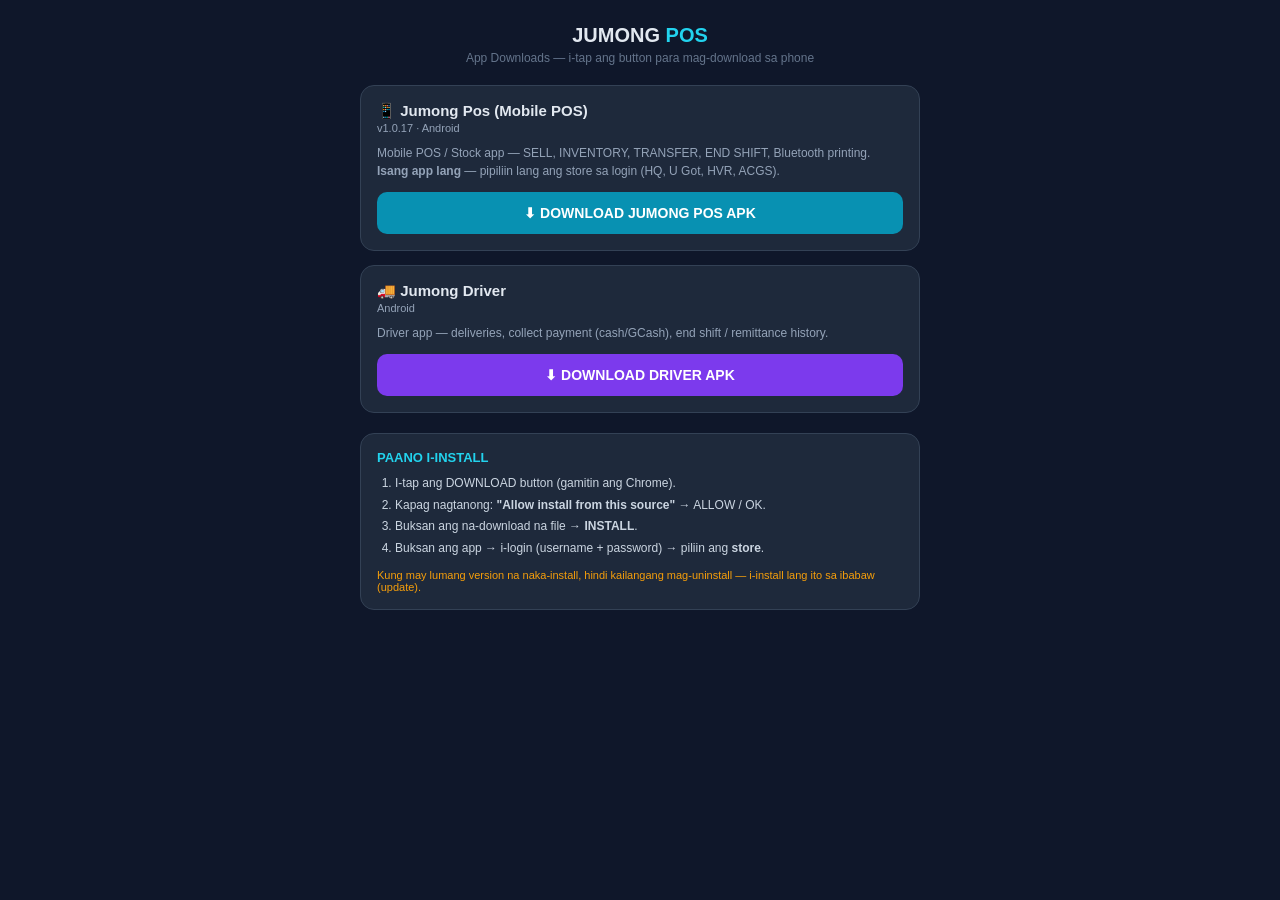
<file: JumongCloudAPI/wwwroot/download.html>
<!DOCTYPE html>
<html lang="en">
<head>
<meta charset="UTF-8">
<meta name="viewport" content="width=device-width, initial-scale=1.0">
<title>Jumong POS — App Downloads</title>
<style>
  * { box-sizing: border-box; margin: 0; padding: 0; }
  body { font-family: -apple-system, 'Segoe UI', Roboto, sans-serif; background: #0f172a; color: #e2e8f0; min-height: 100vh; padding: 24px 16px; }
  .wrap { max-width: 560px; margin: 0 auto; }
  h1 { font-size: 20px; font-weight: 900; text-align: center; margin-bottom: 4px; }
  h1 span { color: #22d3ee; }
  .sub { text-align: center; color: #64748b; font-size: 12px; margin-bottom: 20px; }
  .card { background: #1e293b; border: 1px solid #334155; border-radius: 14px; padding: 16px; margin-bottom: 14px; }
  .card h2 { font-size: 15px; font-weight: 800; margin-bottom: 2px; }
  .ver { font-size: 11px; color: #94a3b8; margin-bottom: 10px; }
  .desc { font-size: 12px; color: #94a3b8; margin-bottom: 12px; line-height: 1.5; }
  a.btn { display: block; text-align: center; background: #0891b2; color: #fff; font-weight: 800; font-size: 14px; padding: 13px; border-radius: 10px; text-decoration: none; }
  a.btn:active { transform: scale(.98); }
  a.btn.driver { background: #7c3aed; }
  .steps { margin-top: 20px; background: #1e293b; border: 1px solid #334155; border-radius: 14px; padding: 16px; }
  .steps h3 { font-size: 13px; font-weight: 800; margin-bottom: 8px; color: #22d3ee; }
  .steps ol { padding-left: 18px; font-size: 12px; color: #cbd5e1; line-height: 1.8; }
  .note { font-size: 11px; color: #f59e0b; margin-top: 10px; }
</style>
</head>
<body>
<div class="wrap">
  <h1>JUMONG <span>POS</span></h1>
  <p class="sub">App Downloads — i-tap ang button para mag-download sa phone</p>

  <div class="card">
    <h2>📱 Jumong Pos (Mobile POS)</h2>
    <div class="ver">v1.0.17 · Android</div>
    <p class="desc">Mobile POS / Stock app — SELL, INVENTORY, TRANSFER, END SHIFT, Bluetooth printing. <b>Isang app lang</b> — pipiliin lang ang store sa login (HQ, U Got, HVR, ACGS).</p>
    <a class="btn" href="/updates/JumongWarehouse.apk" download>⬇ DOWNLOAD JUMONG POS APK</a>
  </div>

  <div class="card">
    <h2>🚚 Jumong Driver</h2>
    <div class="ver">Android</div>
    <p class="desc">Driver app — deliveries, collect payment (cash/GCash), end shift / remittance history.</p>
    <a class="btn driver" href="/updates/JumongDriver.apk" download>⬇ DOWNLOAD DRIVER APK</a>
  </div>

  <div class="steps">
    <h3>PAANO I-INSTALL</h3>
    <ol>
      <li>I-tap ang DOWNLOAD button (gamitin ang Chrome).</li>
      <li>Kapag nagtanong: <b>"Allow install from this source"</b> → ALLOW / OK.</li>
      <li>Buksan ang na-download na file → <b>INSTALL</b>.</li>
      <li>Buksan ang app → i-login (username + password) → piliin ang <b>store</b>.</li>
    </ol>
    <p class="note">Kung may lumang version na naka-install, hindi kailangang mag-uninstall — i-install lang ito sa ibabaw (update).</p>
  </div>
</div>
</body>
</html>
</file>
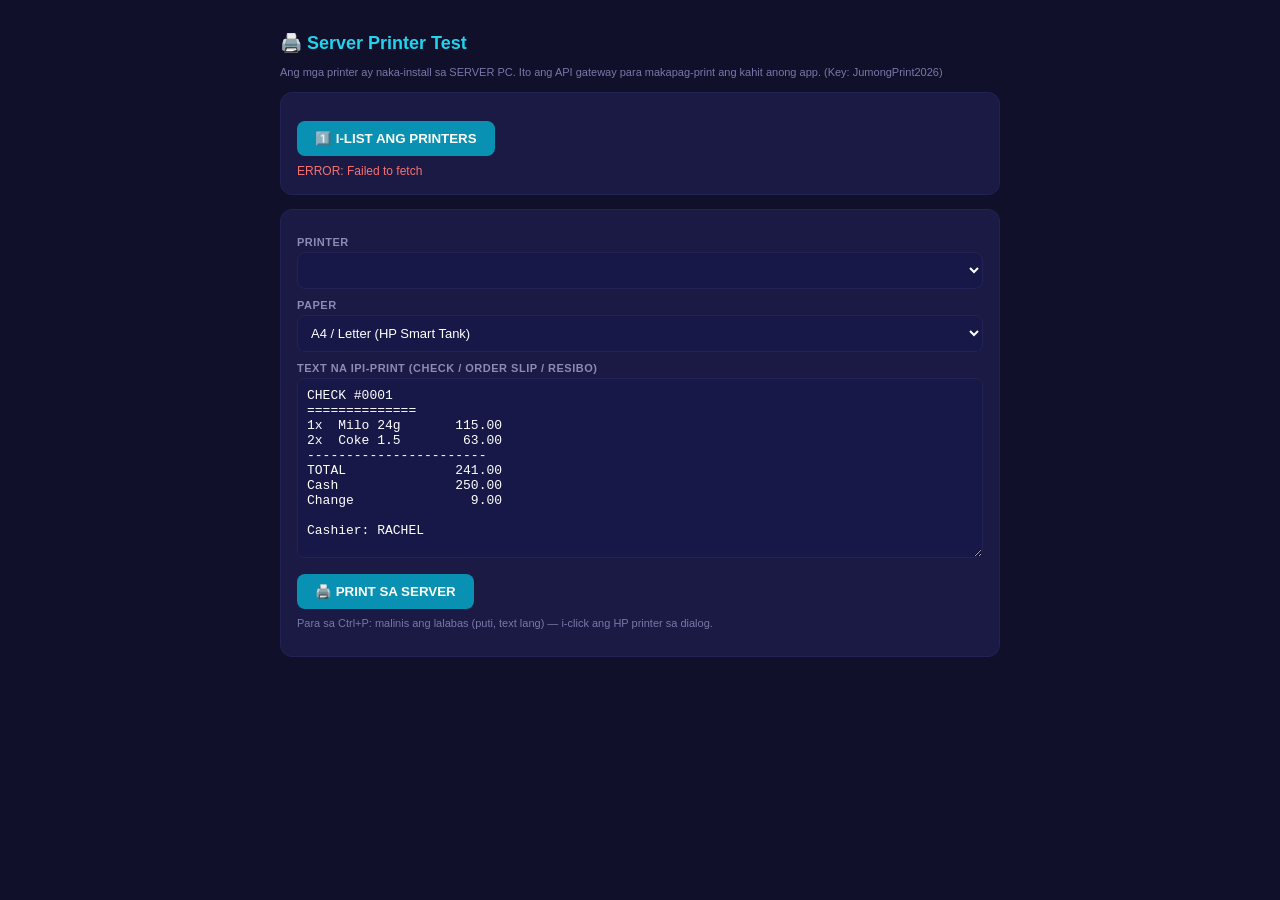
<file: JumongCloudAPI/wwwroot/print-test.html>
<!DOCTYPE html>
<html lang="en">
<head>
<meta charset="UTF-8">
<meta name="viewport" content="width=device-width, initial-scale=1">
<title>Print Test — Server Printers</title>
<style>
  body { font-family: 'Segoe UI', sans-serif; background: #10102a; color: #e5e7eb; padding: 20px; max-width: 720px; margin: auto; }
  h1 { color: #22d3ee; font-size: 18px; }
  .card { background: #1a1a44; border: 1px solid #222255; border-radius: 12px; padding: 16px; margin-top: 14px; }
  label { display: block; font-size: 11px; color: #8b8bb5; margin: 10px 0 4px; font-weight: 700; text-transform: uppercase; letter-spacing: .5px; }
  select, input, textarea { width: 100%; background: #181848; color: #fff; border: 1px solid #222255; border-radius: 8px; padding: 9px; font-size: 13px; box-sizing: border-box; }
  textarea { min-height: 180px; font-family: 'Courier New', monospace; }
  button { margin-top: 12px; background: #0891b2; color: #fff; border: 0; border-radius: 8px; padding: 10px 18px; font-weight: 700; cursor: pointer; }
  button:hover { background: #06b6d4; }
  .ok { color: #34d399; font-size: 12px; margin-top: 8px; }
  .err { color: #f87171; font-size: 12px; margin-top: 8px; }
  .small { font-size: 11px; color: #7878aa; margin-top: 8px; }
  .print-only { display: none; white-space: pre; font-family: 'Courier New', monospace; font-size: 10pt; }
  @media print {
    body { background: #fff !important; color: #000 !important; }
    h1, .card, label, select, input, button, textarea, #plist { display: none !important; }
    .print-only { display: block !important; }
  }
</style>
</head>
<body>
<h1>🖨️ Server Printer Test</h1>
<p class="small">Ang mga printer ay naka-install sa SERVER PC. Ito ang API gateway para makapag-print ang kahit anong app. (Key: JumongPrint2026)</p>

<div class="card">
  <button onclick="loadPrinters()">1️⃣ I-LIST ANG PRINTERS</button>
  <div id="plist" class="small"></div>
</div>

<div class="card">
  <label>Printer</label>
  <select id="printer"></select>
  <label>Paper</label>
  <select id="paper">
    <option value="80">Thermal 80mm (XP-80C / kitchen)</option>
    <option value="210" selected>A4 / Letter (HP Smart Tank)</option>
  </select>
  <label>Text na ipi-print (check / order slip / resibo)</label>
  <textarea id="txt" oninput="syncPrintOut()">CHECK #0001
==============
1x  Milo 24g       115.00
2x  Coke 1.5        63.00
-----------------------
TOTAL              241.00
Cash               250.00
Change               9.00

Cashier: RACHEL
</textarea>
  <button onclick="doPrint()">🖨️ PRINT SA SERVER</button>
  <div id="res"></div>
  <p class="small">Para sa Ctrl+P: malinis ang lalabas (puti, text lang) — i-click ang HP printer sa dialog.</p>
</div>
<pre id="printout" class="print-only"></pre>

<script>
const API = 'https://admin.jumongdev.com/api/print';
const KEY = 'JumongPrint2026';
function syncPrintOut() {
  document.getElementById('printout').textContent = document.getElementById('txt').value;
}
document.addEventListener('beforeprint', syncPrintOut);
document.addEventListener('afterprint', syncPrintOut);
async function loadPrinters() {
  const box = document.getElementById('plist');
  box.className = 'small';
  try {
    const r = await fetch(API + '/printers?key=' + KEY);
    const j = await r.json();
    if (!r.ok) throw new Error(j.error || 'HTTP ' + r.status);
    const sel = document.getElementById('printer');
    sel.innerHTML = j.printers.map(p => '<option' + (p.isDefault ? ' selected' : '') + '>' + p.name.replace(/</g, '&lt;') + '</option>').join('');
    box.textContent = j.count + ' printer(s) sa server: ' + j.printers.map(p => p.name).join(' | ');
  } catch (e) { box.textContent = 'ERROR: ' + e.message; box.className = 'err'; }
}
async function doPrint() {
  const res = document.getElementById('res');
  res.className = 'small'; res.textContent = 'Piniprint...';
  const thermal = document.getElementById('paper').value === '80';
  try {
    const body = {
      printer: document.getElementById('printer').value,
      text: document.getElementById('txt').value,
      paperWidthMm: Number(document.getElementById('paper').value),
      thermal,
      fontSize: thermal ? 9 : 10,
      copies: 1
    };
    const r = await fetch(API + '/text?key=' + KEY, { method: 'POST', headers: { 'Content-Type': 'application/json' }, body: JSON.stringify(body) });
    const j = await r.json();
    if (!r.ok) throw new Error(j.error || 'HTTP ' + r.status);
    res.className = 'ok'; res.textContent = '✅ Na-send sa spooler → ' + j.printer;
  } catch (e) { res.className = 'err'; res.textContent = 'ERROR: ' + e.message; }
}
loadPrinters();
</script>
</body>
</html>
</file>
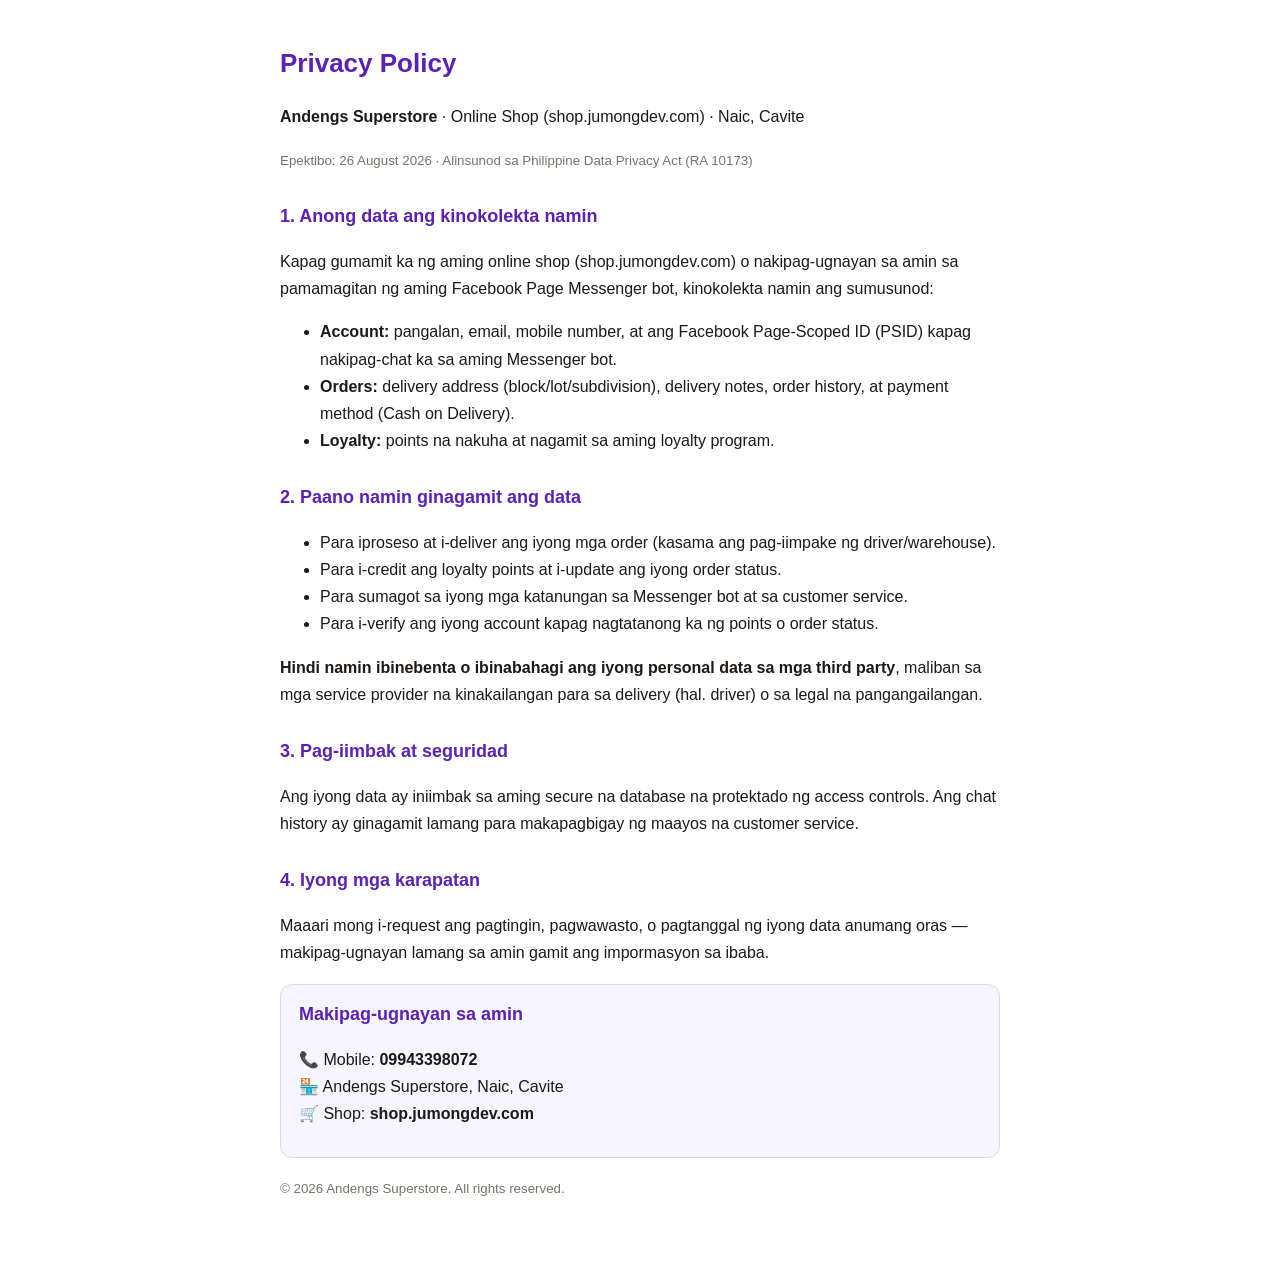
<file: JumongCloudAPI/wwwroot/privacy.html>
<!DOCTYPE html>
<html lang="en">
<head>
<meta charset="UTF-8">
<meta name="viewport" content="width=device-width, initial-scale=1.0">
<title>Privacy Policy - Andengs Superstore</title>
<style>
  body { font-family: 'Segoe UI', Arial, sans-serif; max-width: 720px; margin: 0 auto; padding: 24px 16px 48px; color: #1c1917; line-height: 1.7; }
  h1 { color: #5b21b6; font-size: 26px; }
  h2 { color: #5b21b6; font-size: 18px; margin-top: 28px; }
  .box { background: #f6f5ff; border: 1px solid #ddd6fe; border-radius: 12px; padding: 14px 18px; margin-top: 18px; }
  small { color: #78716c; }
</style>
</head>
<body>
  <h1>Privacy Policy</h1>
  <p><strong>Andengs Superstore</strong> · Online Shop (shop.jumongdev.com) · Naic, Cavite</p>
  <p><small>Epektibo: 26 August 2026 · Alinsunod sa Philippine Data Privacy Act (RA 10173)</small></p>

  <h2>1. Anong data ang kinokolekta namin</h2>
  <p>Kapag gumamit ka ng aming online shop (shop.jumongdev.com) o nakipag-ugnayan sa amin sa pamamagitan ng aming Facebook Page Messenger bot, kinokolekta namin ang sumusunod:</p>
  <ul>
    <li><strong>Account:</strong> pangalan, email, mobile number, at ang Facebook Page-Scoped ID (PSID) kapag nakipag-chat ka sa aming Messenger bot.</li>
    <li><strong>Orders:</strong> delivery address (block/lot/subdivision), delivery notes, order history, at payment method (Cash on Delivery).</li>
    <li><strong>Loyalty:</strong> points na nakuha at nagamit sa aming loyalty program.</li>
  </ul>

  <h2>2. Paano namin ginagamit ang data</h2>
  <ul>
    <li>Para iproseso at i-deliver ang iyong mga order (kasama ang pag-iimpake ng driver/warehouse).</li>
    <li>Para i-credit ang loyalty points at i-update ang iyong order status.</li>
    <li>Para sumagot sa iyong mga katanungan sa Messenger bot at sa customer service.</li>
    <li>Para i-verify ang iyong account kapag nagtatanong ka ng points o order status.</li>
  </ul>
  <p><strong>Hindi namin ibinebenta o ibinabahagi ang iyong personal data sa mga third party</strong>, maliban sa mga service provider na kinakailangan para sa delivery (hal. driver) o sa legal na pangangailangan.</p>

  <h2>3. Pag-iimbak at seguridad</h2>
  <p>Ang iyong data ay iniimbak sa aming secure na database na protektado ng access controls. Ang chat history ay ginagamit lamang para makapagbigay ng maayos na customer service.</p>

  <h2>4. Iyong mga karapatan</h2>
  <p>Maaari mong i-request ang pagtingin, pagwawasto, o pagtanggal ng iyong data anumang oras — makipag-ugnayan lamang sa amin gamit ang impormasyon sa ibaba.</p>

  <div class="box">
    <h2 style="margin-top:0">Makipag-ugnayan sa amin</h2>
    <p>📞 Mobile: <strong>09943398072</strong><br>
    🏪 Andengs Superstore, Naic, Cavite<br>
    🛒 Shop: <strong>shop.jumongdev.com</strong></p>
  </div>

  <p><small>© 2026 Andengs Superstore. All rights reserved.</small></p>
</body>
</html>
</file>
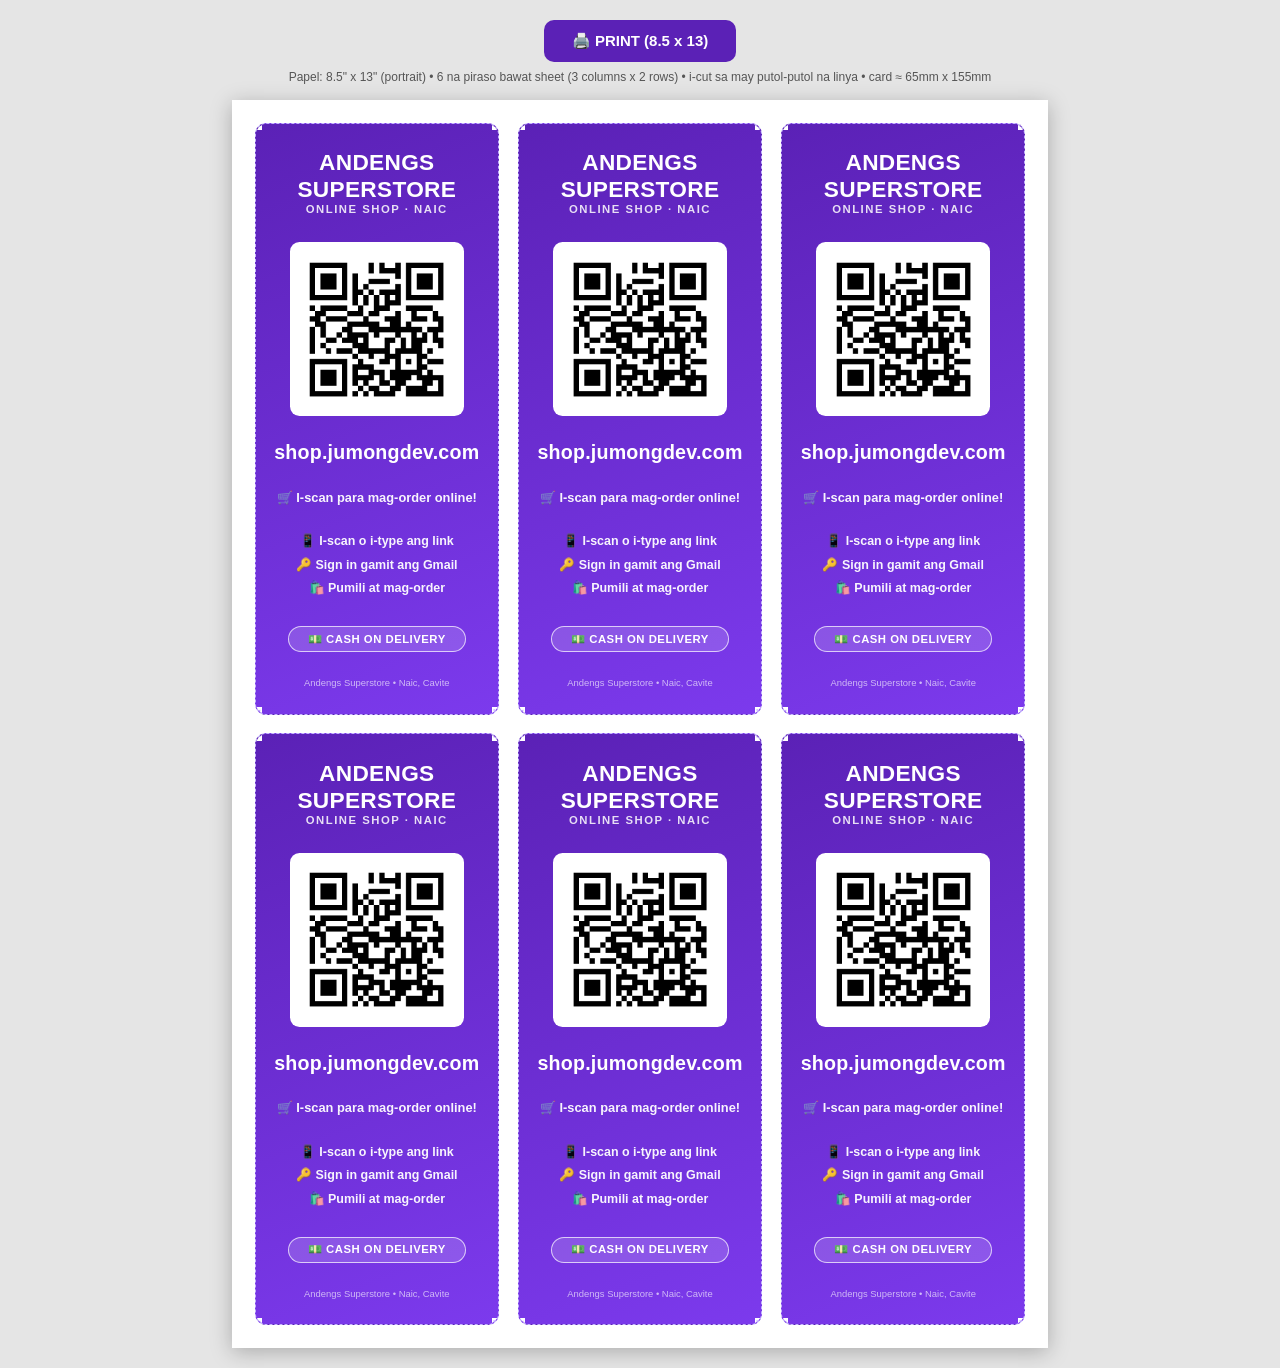
<file: JumongCloudAPI/wwwroot/shop-qr-flyer.html>
<!DOCTYPE html>
<html lang="en">
<head>
<meta charset="UTF-8">
<meta name="viewport" content="width=device-width, initial-scale=1.0">
<title>Andengs Superstore - Shop QR (Legal 6-cut)</title>
<style>
  * { box-sizing: border-box; margin: 0; padding: 0; -webkit-print-color-adjust: exact; print-color-adjust: exact; }
  body { font-family: 'Segoe UI', Arial, sans-serif; background: #e5e5e5; padding: 20px; }
  .toolbar { text-align: center; margin-bottom: 16px; }
  .toolbar button { background: #5b21b6; color: #fff; border: 0; border-radius: 10px; padding: 12px 28px; font-size: 15px; font-weight: 800; cursor: pointer; }
  .toolbar button:hover { background: #7c3aed; }
  .toolbar p { color: #555; font-size: 12px; margin-top: 8px; }
  .sheet {
    width: 215.9mm; min-height: 330.2mm; margin: 0 auto; background: #fff;
    padding: 6mm; display: grid; grid-template-columns: repeat(3, 1fr);
    grid-template-rows: repeat(2, 1fr); gap: 5mm; box-shadow: 0 4px 20px rgba(0,0,0,.25);
  }
  .card {
    position: relative; border: 0.4mm dashed #c4b5fd; border-radius: 3mm;
    overflow: hidden; display: flex; flex-direction: column; justify-content: space-evenly;
    text-align: center; color: #fff;
    background: linear-gradient(160deg, #5b21b6, #7c3aed);
  }
  .scissor { position: absolute; font-size: 10px; color: #a78bfa; z-index: 2; background: #fff; line-height: 1; padding: 0 1px; }
  .sc-tl { top: -1mm; left: -1mm; }
  .sc-tr { top: -1mm; right: -1mm; }
  .sc-bl { bottom: -1mm; left: -1mm; }
  .sc-br { bottom: -1mm; right: -1mm; }
  .brand { line-height: 1.2; }
  .brand .name { font-size: 6mm; font-weight: 900; letter-spacing: .3px; }
  .brand .sub { font-size: 3mm; font-weight: 700; opacity: .85; letter-spacing: 1.5px; }
  .qr-wrap { background: #fff; margin: 0 auto; padding: 2.5mm; border-radius: 2.5mm; width: 46mm; }
  .qr-wrap img { width: 100%; display: block; }
  .url { font-size: 5.2mm; font-weight: 900; letter-spacing: .2px; white-space: nowrap; padding: 0 1mm; }
  .tagline { font-size: 3.4mm; font-weight: 700; opacity: .95; }
  .steps { font-size: 3.3mm; line-height: 1.9; opacity: .95; font-weight: 600; }
  .cod { margin: 0 auto; background: rgba(255,255,255,.16); border: 0.35mm solid rgba(255,255,255,.7); border-radius: 99mm; padding: 1.4mm 5mm; font-size: 3mm; font-weight: 800; letter-spacing: .5px; }
  .footer { font-size: 2.5mm; opacity: .65; }
  @page { size: 8.5in 13in; margin: 0; }
  @media print {
    body { background: #fff; padding: 0; }
    .toolbar { display: none; }
    .sheet { box-shadow: none; width: 215.9mm; min-height: 330.2mm; padding: 6mm; gap: 5mm; }
  }
</style>
</head>
<body>
  <div class="toolbar">
    <button onclick="window.print()">🖨️ PRINT (8.5 x 13)</button>
    <p>Papel: 8.5" x 13" (portrait) &bull; 6 na piraso bawat sheet (3 columns x 2 rows) &bull; i-cut sa may putol-putol na linya &bull; card ≈ 65mm x 155mm</p>
  </div>

  <div class="sheet">
    <div class="card">
      <span class="scissor sc-tl">✂</span><span class="scissor sc-tr">✂</span><span class="scissor sc-bl">✂</span><span class="scissor sc-br">✂</span>
      <div class="brand"><div class="name">ANDENGS SUPERSTORE</div><div class="sub">ONLINE SHOP &middot; NAIC</div></div>
      <div class="qr-wrap"><img src="assets/shop_qr_1000.png" alt="QR"></div>
      <div class="url">shop.jumongdev.com</div>
      <div class="tagline">🛒 I-scan para mag-order online!</div>
      <div class="steps">📱 I-scan o i-type ang link<br>🔑 Sign in gamit ang <b>Gmail</b><br>🛍️ Pumili at mag-order</div>
      <div class="cod">💵 CASH ON DELIVERY</div>
      <div class="footer">Andengs Superstore &bull; Naic, Cavite</div>
    </div>
    <div class="card">
      <span class="scissor sc-tl">✂</span><span class="scissor sc-tr">✂</span><span class="scissor sc-bl">✂</span><span class="scissor sc-br">✂</span>
      <div class="brand"><div class="name">ANDENGS SUPERSTORE</div><div class="sub">ONLINE SHOP &middot; NAIC</div></div>
      <div class="qr-wrap"><img src="assets/shop_qr_1000.png" alt="QR"></div>
      <div class="url">shop.jumongdev.com</div>
      <div class="tagline">🛒 I-scan para mag-order online!</div>
      <div class="steps">📱 I-scan o i-type ang link<br>🔑 Sign in gamit ang <b>Gmail</b><br>🛍️ Pumili at mag-order</div>
      <div class="cod">💵 CASH ON DELIVERY</div>
      <div class="footer">Andengs Superstore &bull; Naic, Cavite</div>
    </div>
    <div class="card">
      <span class="scissor sc-tl">✂</span><span class="scissor sc-tr">✂</span><span class="scissor sc-bl">✂</span><span class="scissor sc-br">✂</span>
      <div class="brand"><div class="name">ANDENGS SUPERSTORE</div><div class="sub">ONLINE SHOP &middot; NAIC</div></div>
      <div class="qr-wrap"><img src="assets/shop_qr_1000.png" alt="QR"></div>
      <div class="url">shop.jumongdev.com</div>
      <div class="tagline">🛒 I-scan para mag-order online!</div>
      <div class="steps">📱 I-scan o i-type ang link<br>🔑 Sign in gamit ang <b>Gmail</b><br>🛍️ Pumili at mag-order</div>
      <div class="cod">💵 CASH ON DELIVERY</div>
      <div class="footer">Andengs Superstore &bull; Naic, Cavite</div>
    </div>
    <div class="card">
      <span class="scissor sc-tl">✂</span><span class="scissor sc-tr">✂</span><span class="scissor sc-bl">✂</span><span class="scissor sc-br">✂</span>
      <div class="brand"><div class="name">ANDENGS SUPERSTORE</div><div class="sub">ONLINE SHOP &middot; NAIC</div></div>
      <div class="qr-wrap"><img src="assets/shop_qr_1000.png" alt="QR"></div>
      <div class="url">shop.jumongdev.com</div>
      <div class="tagline">🛒 I-scan para mag-order online!</div>
      <div class="steps">📱 I-scan o i-type ang link<br>🔑 Sign in gamit ang <b>Gmail</b><br>🛍️ Pumili at mag-order</div>
      <div class="cod">💵 CASH ON DELIVERY</div>
      <div class="footer">Andengs Superstore &bull; Naic, Cavite</div>
    </div>
    <div class="card">
      <span class="scissor sc-tl">✂</span><span class="scissor sc-tr">✂</span><span class="scissor sc-bl">✂</span><span class="scissor sc-br">✂</span>
      <div class="brand"><div class="name">ANDENGS SUPERSTORE</div><div class="sub">ONLINE SHOP &middot; NAIC</div></div>
      <div class="qr-wrap"><img src="assets/shop_qr_1000.png" alt="QR"></div>
      <div class="url">shop.jumongdev.com</div>
      <div class="tagline">🛒 I-scan para mag-order online!</div>
      <div class="steps">📱 I-scan o i-type ang link<br>🔑 Sign in gamit ang <b>Gmail</b><br>🛍️ Pumili at mag-order</div>
      <div class="cod">💵 CASH ON DELIVERY</div>
      <div class="footer">Andengs Superstore &bull; Naic, Cavite</div>
    </div>
    <div class="card">
      <span class="scissor sc-tl">✂</span><span class="scissor sc-tr">✂</span><span class="scissor sc-bl">✂</span><span class="scissor sc-br">✂</span>
      <div class="brand"><div class="name">ANDENGS SUPERSTORE</div><div class="sub">ONLINE SHOP &middot; NAIC</div></div>
      <div class="qr-wrap"><img src="assets/shop_qr_1000.png" alt="QR"></div>
      <div class="url">shop.jumongdev.com</div>
      <div class="tagline">🛒 I-scan para mag-order online!</div>
      <div class="steps">📱 I-scan o i-type ang link<br>🔑 Sign in gamit ang <b>Gmail</b><br>🛍️ Pumili at mag-order</div>
      <div class="cod">💵 CASH ON DELIVERY</div>
      <div class="footer">Andengs Superstore &bull; Naic, Cavite</div>
    </div>
  </div>
</body>
</html>
</file>
